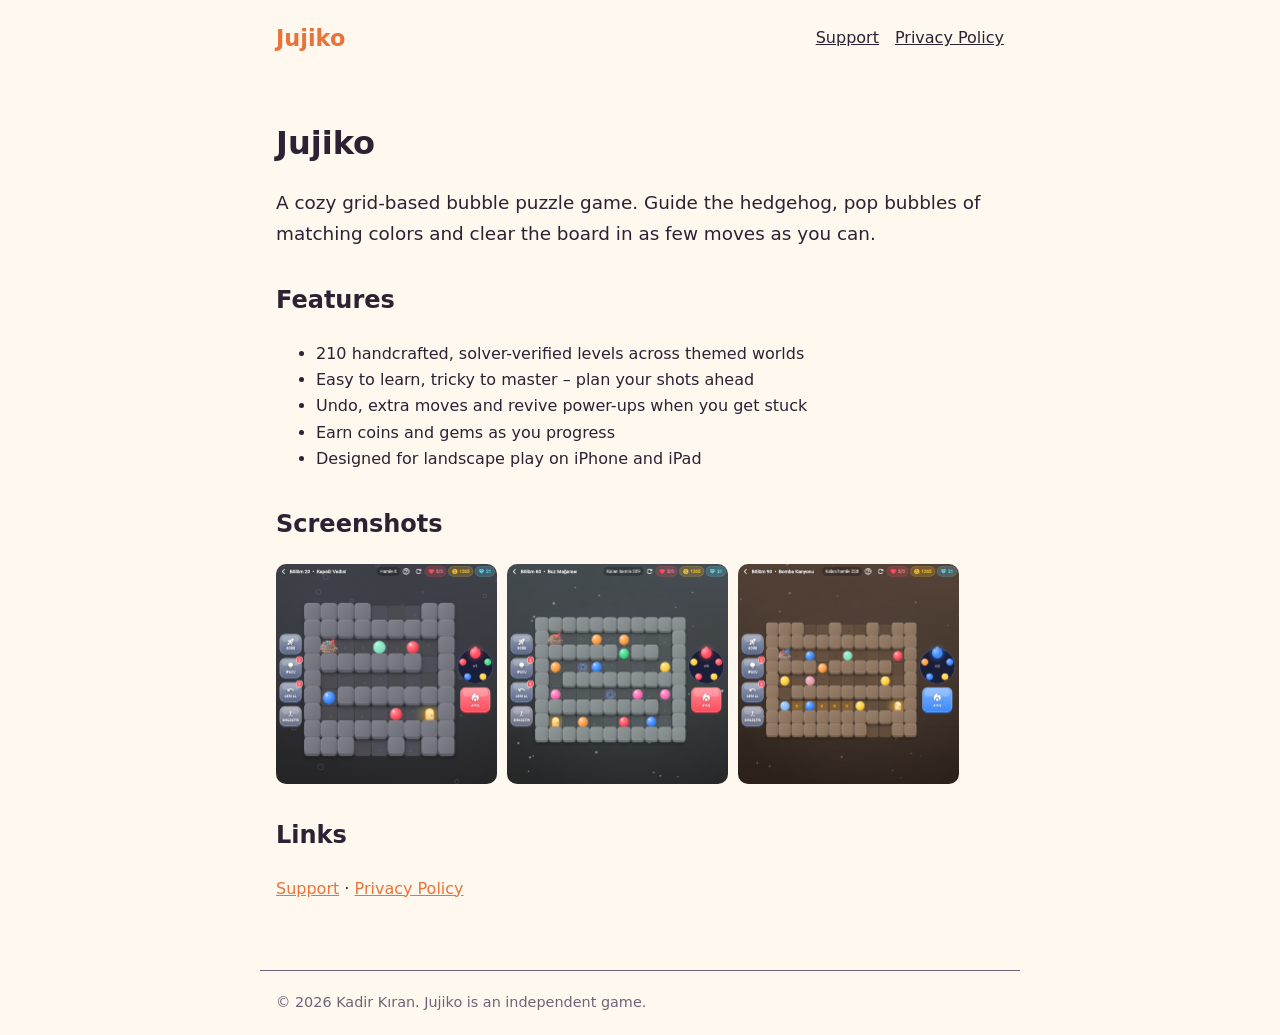
<file: index.html>
<!doctype html>
<html lang="en"><head><meta charset="utf-8"><meta name="viewport" content="width=device-width,initial-scale=1">
<title>Jujiko – Bubble Puzzle Game</title><link rel="stylesheet" href="style.css"></head><body>
<header><a class="brand" href="index.html">Jujiko</a><nav><a href="support.html">Support</a><a href="privacy.html">Privacy Policy</a></nav></header>
<main>
<section class="hero"><h1>Jujiko</h1>
<p>A cozy grid-based bubble puzzle game. Guide the hedgehog, pop bubbles of matching colors and clear the board in as few moves as you can.</p></section>
<h2>Features</h2><ul>
<li>210 handcrafted, solver-verified levels across themed worlds</li>
<li>Easy to learn, tricky to master – plan your shots ahead</li>
<li>Undo, extra moves and revive power-ups when you get stuck</li>
<li>Earn coins and gems as you progress</li>
<li>Designed for landscape play on iPhone and iPad</li></ul>
<h2>Screenshots</h2><div class="shots"><img src="screenshots/level_020.png" alt="Level 20"><img src="screenshots/level_060.png" alt="Level 60"><img src="screenshots/level_090.png" alt="Level 90"></div>
<h2>Links</h2><p><a href="support.html">Support</a> · <a href="privacy.html">Privacy Policy</a></p>
</main>
<footer>&copy; 2026 Kadir Kıran. Jujiko is an independent game.</footer>
</body></html>
</file>
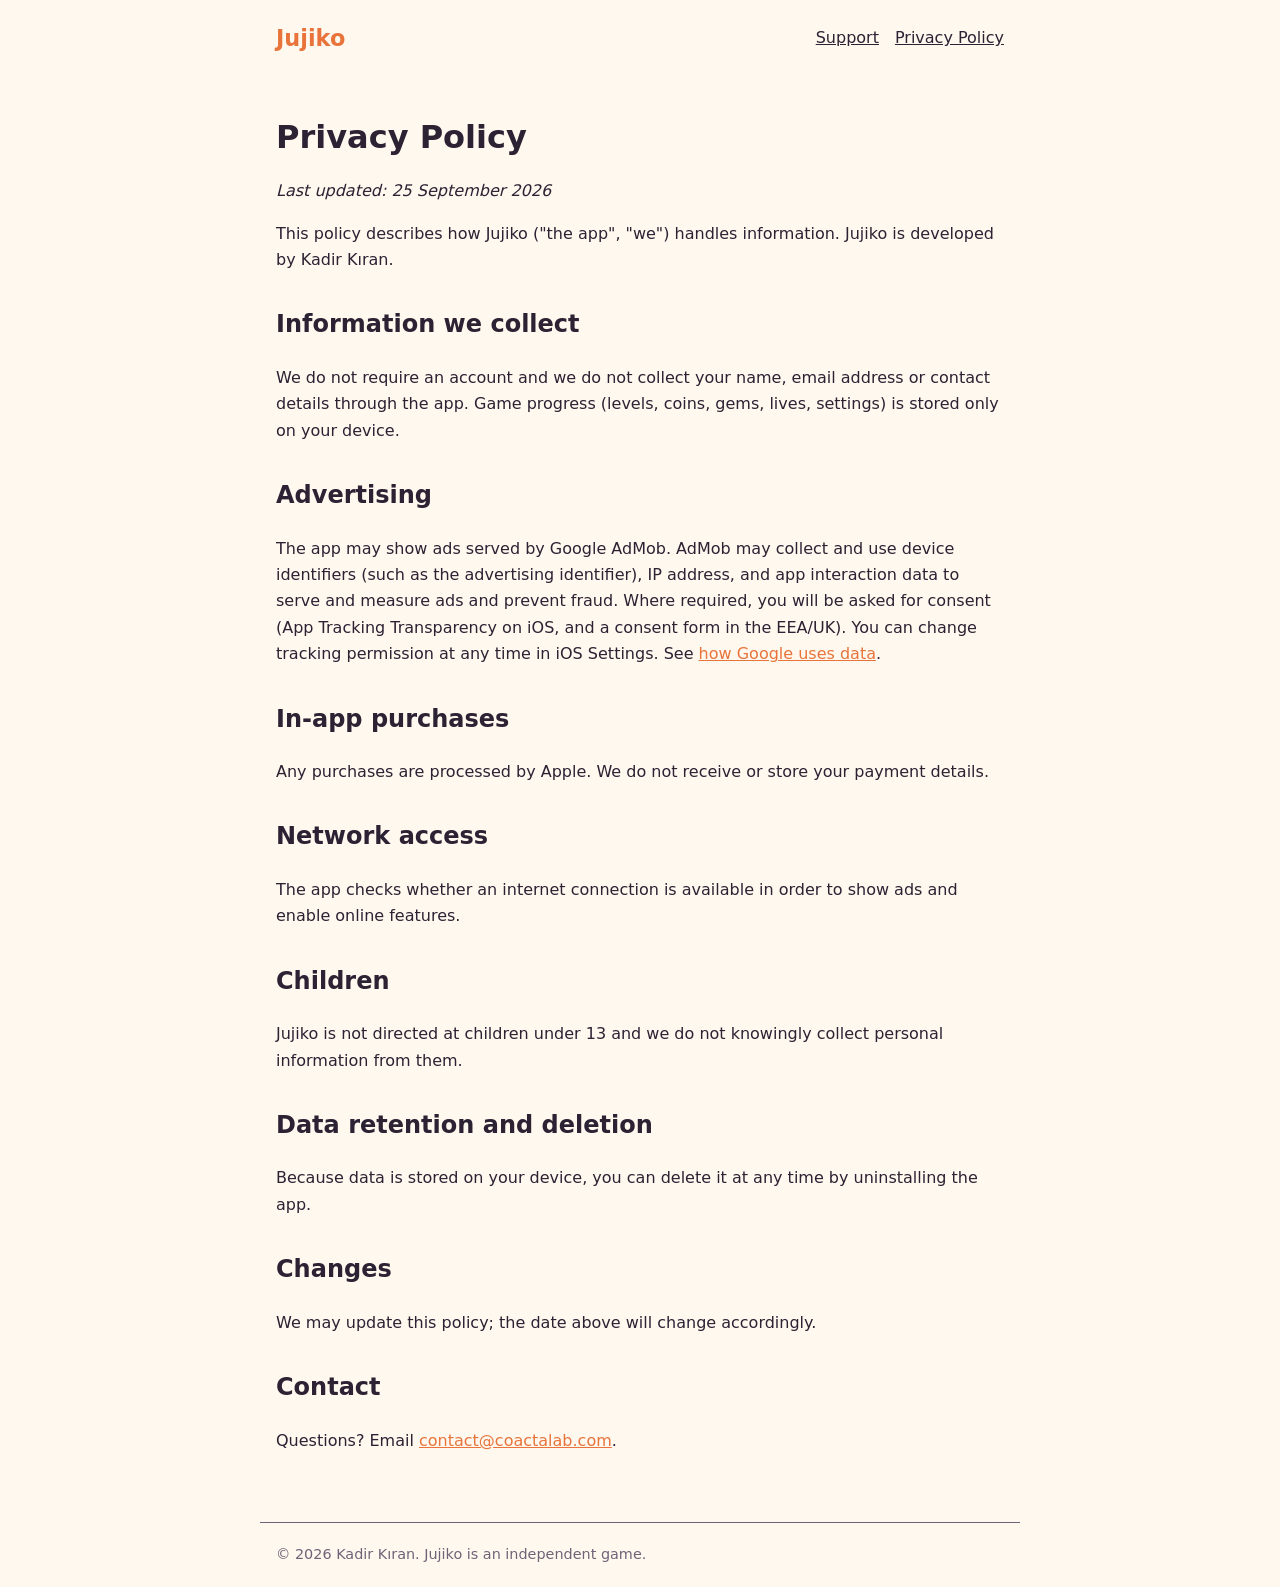
<file: privacy.html>
<!doctype html>
<html lang="en"><head><meta charset="utf-8"><meta name="viewport" content="width=device-width,initial-scale=1">
<title>Jujiko – Privacy Policy</title><link rel="stylesheet" href="style.css"></head><body>
<header><a class="brand" href="index.html">Jujiko</a><nav><a href="support.html">Support</a><a href="privacy.html">Privacy Policy</a></nav></header>
<main>
<h1>Privacy Policy</h1><p><em>Last updated: 25 September 2026</em></p>
<p>This policy describes how Jujiko ("the app", "we") handles information. Jujiko is developed by Kadir Kıran.</p>
<h2>Information we collect</h2>
<p>We do not require an account and we do not collect your name, email address or contact details through the app. Game progress (levels, coins, gems, lives, settings) is stored only on your device.</p>
<h2>Advertising</h2>
<p>The app may show ads served by Google AdMob. AdMob may collect and use device identifiers (such as the advertising identifier), IP address, and app interaction data to serve and measure ads and prevent fraud. Where required, you will be asked for consent (App Tracking Transparency on iOS, and a consent form in the EEA/UK). You can change tracking permission at any time in iOS Settings. See <a href="https://policies.google.com/technologies/partner-sites">how Google uses data</a>.</p>
<h2>In-app purchases</h2>
<p>Any purchases are processed by Apple. We do not receive or store your payment details.</p>
<h2>Network access</h2>
<p>The app checks whether an internet connection is available in order to show ads and enable online features.</p>
<h2>Children</h2>
<p>Jujiko is not directed at children under 13 and we do not knowingly collect personal information from them.</p>
<h2>Data retention and deletion</h2>
<p>Because data is stored on your device, you can delete it at any time by uninstalling the app.</p>
<h2>Changes</h2><p>We may update this policy; the date above will change accordingly.</p>
<h2>Contact</h2><p>Questions? Email <a href="mailto:contact@coactalab.com">contact@coactalab.com</a>.</p>
</main>
<footer>&copy; 2026 Kadir Kıran. Jujiko is an independent game.</footer>
</body></html>
</file>
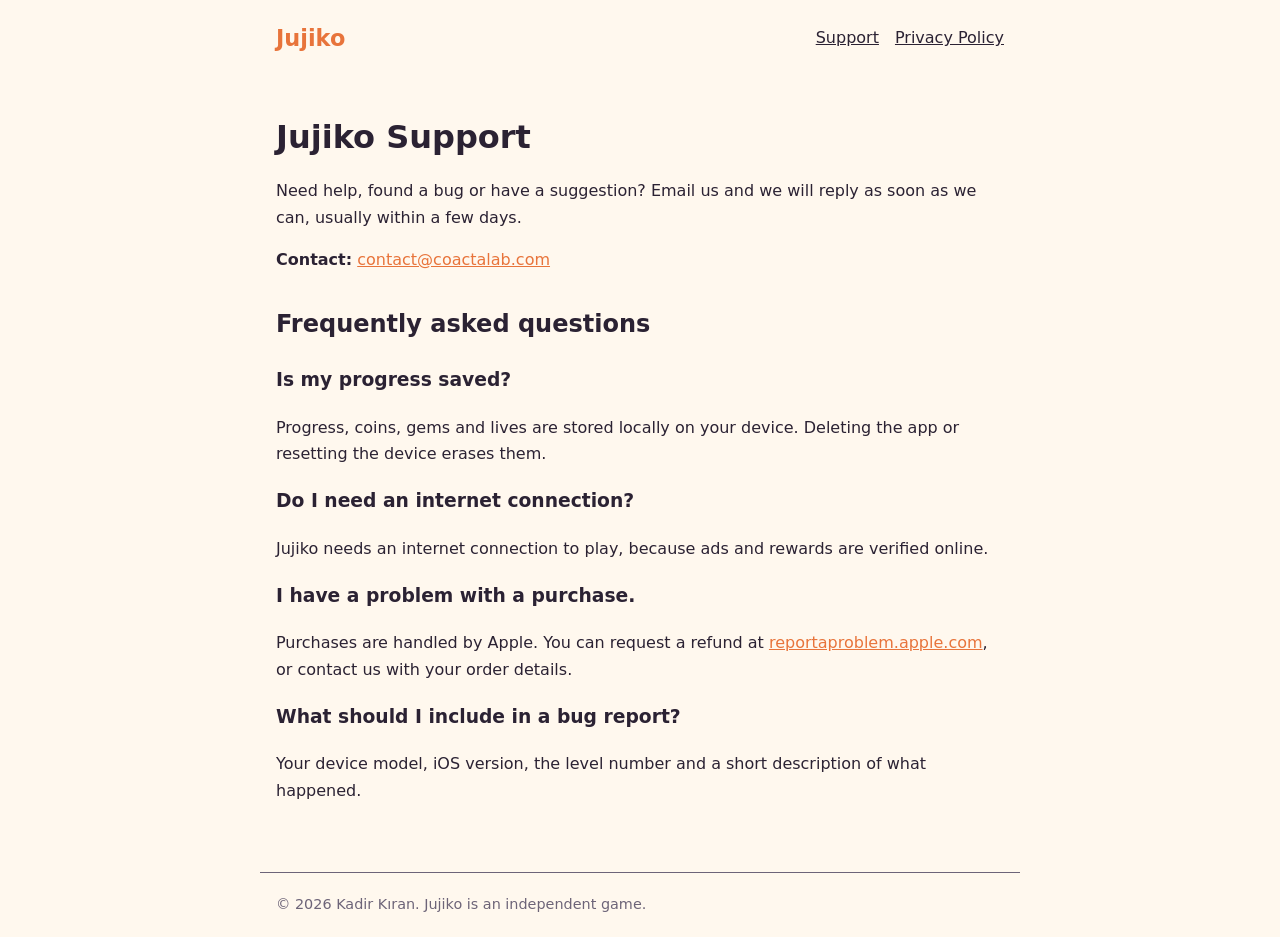
<file: support.html>
<!doctype html>
<html lang="en"><head><meta charset="utf-8"><meta name="viewport" content="width=device-width,initial-scale=1">
<title>Jujiko – Support</title><link rel="stylesheet" href="style.css"></head><body>
<header><a class="brand" href="index.html">Jujiko</a><nav><a href="support.html">Support</a><a href="privacy.html">Privacy Policy</a></nav></header>
<main>
<h1>Jujiko Support</h1>
<p>Need help, found a bug or have a suggestion? Email us and we will reply as soon as we can, usually within a few days.</p>
<p><strong>Contact:</strong> <a href="mailto:contact@coactalab.com">contact@coactalab.com</a></p>
<h2>Frequently asked questions</h2>
<h3>Is my progress saved?</h3><p>Progress, coins, gems and lives are stored locally on your device. Deleting the app or resetting the device erases them.</p>
<h3>Do I need an internet connection?</h3><p>Jujiko needs an internet connection to play, because ads and rewards are verified online.</p>
<h3>I have a problem with a purchase.</h3><p>Purchases are handled by Apple. You can request a refund at <a href="https://reportaproblem.apple.com">reportaproblem.apple.com</a>, or contact us with your order details.</p>
<h3>What should I include in a bug report?</h3><p>Your device model, iOS version, the level number and a short description of what happened.</p>
</main>
<footer>&copy; 2026 Kadir Kıran. Jujiko is an independent game.</footer>
</body></html>
</file>
<file: style.css>
:root{--bg:#fff8ee;--fg:#2b2233;--accent:#e8743b;--muted:#6d6478}
@media(prefers-color-scheme:dark){:root{--bg:#1d1824;--fg:#f4eefa;--accent:#ff9660;--muted:#b3a9c0}}
*{box-sizing:border-box}body{margin:0;background:var(--bg);color:var(--fg);font:16px/1.65 system-ui,-apple-system,Segoe UI,sans-serif}
header,main,footer{max-width:760px;margin:0 auto;padding:20px 16px}
header{display:flex;justify-content:space-between;align-items:center;flex-wrap:wrap;gap:8px}
header a.brand{font-weight:800;font-size:1.4rem;color:var(--accent);text-decoration:none}
nav a{margin-left:16px;color:var(--fg)}h1{font-size:2rem;line-height:1.2}h2{margin-top:2rem}
a{color:var(--accent)}footer{color:var(--muted);font-size:.9rem;border-top:1px solid var(--muted);margin-top:2rem}
.hero p{font-size:1.15rem}.shots{display:flex;gap:10px;overflow-x:auto}.shots img{height:220px;border-radius:10px}
</file>
